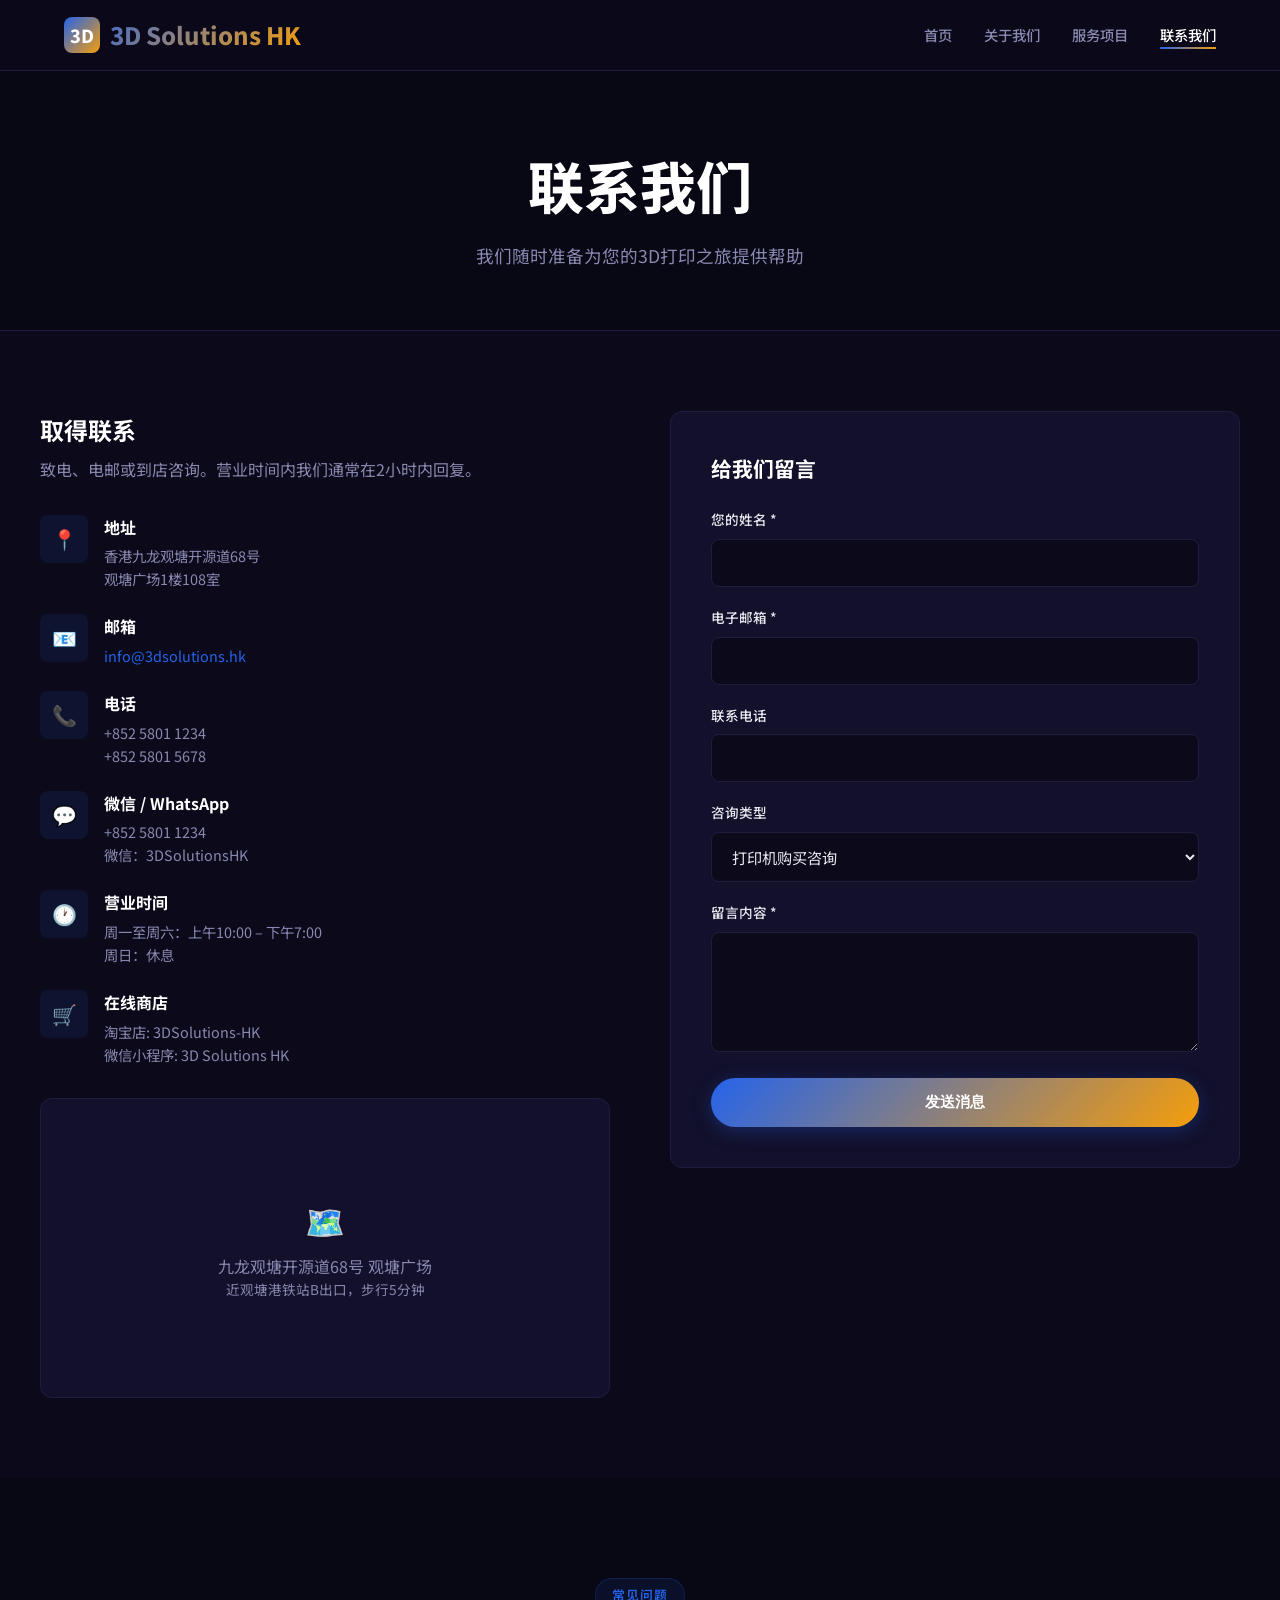
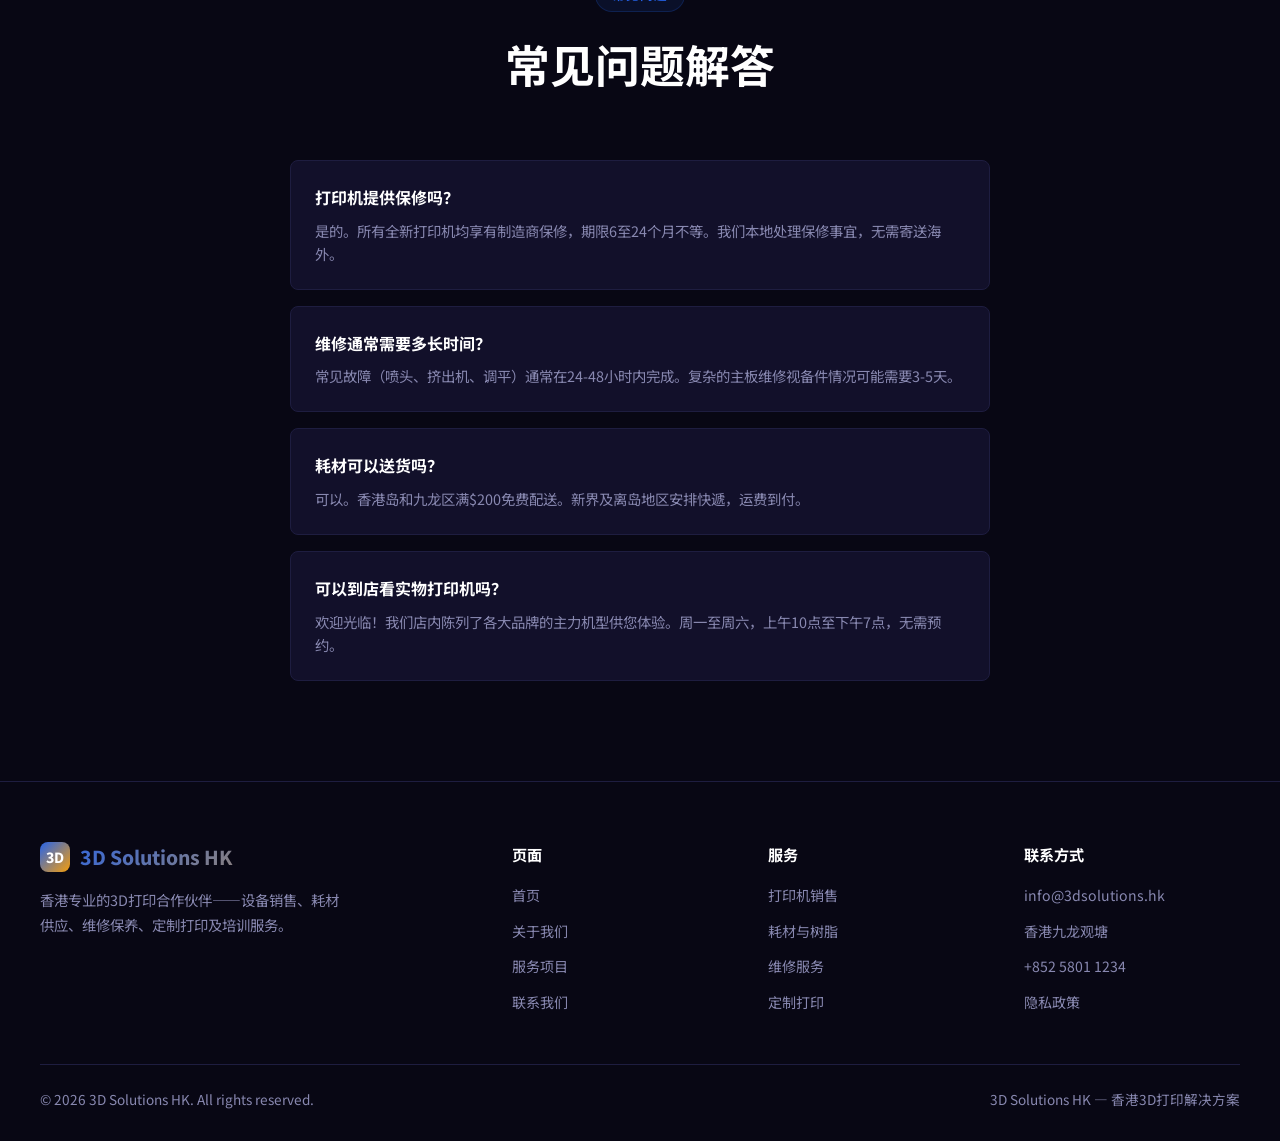
<file: public/contact.html>
<!DOCTYPE html>
<html lang="zh-CN">
<head>
  <meta charset="UTF-8">
  <meta name="viewport" content="width=device-width, initial-scale=1.0">
  <title>联系我们 — 3D Solutions HK</title>
  <meta name="description" content="联系3D Solutions HK，获取3D打印机销售、维修、耗材和定制打印服务。香港观塘实体店。">
  <link rel="stylesheet" href="css/style.css">
  <link rel="preconnect" href="https://fonts.googleapis.com">
  <link rel="preconnect" href="https://fonts.gstatic.com" crossorigin>
  <link href="https://fonts.googleapis.com/css2?family=Noto+Sans+SC:wght@400;500;600;700;800&display=swap" rel="stylesheet">
  <link rel="icon" type="image/png" href="data:image/svg+xml,<svg xmlns='http://www.w3.org/2000/svg' viewBox='0 0 100 100'><text y='.9em' font-size='90'>🖨️</text></svg>">
</head>
<body>
  <nav id="navbar">
    <div class="nav-inner">
      <a href="index.html" class="logo">
        <span class="logo-icon">3D</span>
        3D Solutions HK
      </a>
      <button class="menu-toggle" id="menuToggle" aria-label="菜单">
        <span></span><span></span><span></span>
      </button>
      <ul class="nav-links" id="navLinks">
        <li><a href="index.html">首页</a></li>
        <li><a href="about.html">关于我们</a></li>
        <li><a href="services.html">服务项目</a></li>
        <li><a href="contact.html" class="active">联系我们</a></li>
      </ul>
    </div>
  </nav>

  <div class="page-header">
    <h1>联系我们</h1>
    <p>我们随时准备为您的3D打印之旅提供帮助</p>
  </div>

  <section class="content-section">
    <div class="section-inner">
      <div class="contact-grid">
        <div>
          <h3 style="font-size: 1.5rem; color: var(--text-light); margin-bottom: 8px;">取得联系</h3>
          <p style="color: var(--text-muted); margin-bottom: 32px;">致电、电邮或到店咨询。营业时间内我们通常在2小时内回复。</p>

          <div class="contact-detail">
            <div class="contact-detail-icon">📍</div>
            <div>
              <h4>地址</h4>
              <p>香港九龙观塘开源道68号<br>观塘广场1楼108室</p>
            </div>
          </div>

          <div class="contact-detail">
            <div class="contact-detail-icon">📧</div>
            <div>
              <h4>邮箱</h4>
              <p><a href="mailto:info@3dsolutions.hk" style="color: var(--primary); text-decoration: none;">info@3dsolutions.hk</a></p>
            </div>
          </div>

          <div class="contact-detail">
            <div class="contact-detail-icon">📞</div>
            <div>
              <h4>电话</h4>
              <p>+852 5801 1234<br>+852 5801 5678</p>
            </div>
          </div>

          <div class="contact-detail">
            <div class="contact-detail-icon">💬</div>
            <div>
              <h4>微信 / WhatsApp</h4>
              <p>+852 5801 1234<br>微信：3DSolutionsHK</p>
            </div>
          </div>

          <div class="contact-detail">
            <div class="contact-detail-icon">🕐</div>
            <div>
              <h4>营业时间</h4>
              <p>周一至周六：上午10:00 – 下午7:00<br>周日：休息</p>
            </div>
          </div>

          <div class="contact-detail">
            <div class="contact-detail-icon">🛒</div>
            <div>
              <h4>在线商店</h4>
              <p>淘宝店: 3DSolutions-HK<br>微信小程序: 3D Solutions HK</p>
            </div>
          </div>

          <div class="map-placeholder">
            <div style="text-align: center;">
              <div style="font-size: 2rem; margin-bottom: 8px;">🗺️</div>
              <p>九龙观塘开源道68号 观塘广场</p>
              <p style="font-size: 0.85rem;">近观塘港铁站B出口，步行5分钟</p>
            </div>
          </div>
        </div>

        <div>
          <div style="background: var(--bg-card); border: 1px solid var(--border); border-radius: var(--radius); padding: 40px;">
            <h3 style="font-size: 1.3rem; color: var(--text-light); margin-bottom: 24px;">给我们留言</h3>
            <form action="mailto:info@3dsolutions.hk" method="POST" enctype="text/plain">
              <div class="form-group">
                <label for="name">您的姓名 *</label>
                <input type="text" id="name" name="name" required>
              </div>
              <div class="form-group">
                <label for="email">电子邮箱 *</label>
                <input type="email" id="email" name="email" required>
              </div>
              <div class="form-group">
                <label for="phone">联系电话</label>
                <input type="tel" id="phone" name="phone">
              </div>
              <div class="form-group">
                <label for="subject">咨询类型</label>
                <select id="subject" name="subject">
                  <option>打印机购买咨询</option>
                  <option>维修服务预约</option>
                  <option>耗材/树脂订购</option>
                  <option>定制打印报价</option>
                  <option>培训报名</option>
                  <option>合作伙伴咨询</option>
                  <option>其他</option>
                </select>
              </div>
              <div class="form-group">
                <label for="message">留言内容 *</label>
                <textarea id="message" name="message" required></textarea>
              </div>
              <button type="submit" class="btn btn-primary" style="width: 100%; justify-content: center;">发送消息</button>
            </form>
          </div>
        </div>
      </div>
    </div>
  </section>

  <section style="background: var(--bg-darker);">
    <div class="section-inner">
      <div class="section-header">
        <span class="section-tag">常见问题</span>
        <h2>常见问题解答</h2>
      </div>
      <div style="max-width: 700px; margin: 0 auto;">
        <div style="background: var(--bg-card); border: 1px solid var(--border); border-radius: var(--radius-sm); padding: 24px; margin-bottom: 16px;">
          <h4 style="color: var(--text-light); margin-bottom: 8px;">打印机提供保修吗？</h4>
          <p style="color: var(--text-muted); font-size: 0.9rem;">是的。所有全新打印机均享有制造商保修，期限6至24个月不等。我们本地处理保修事宜，无需寄送海外。</p>
        </div>
        <div style="background: var(--bg-card); border: 1px solid var(--border); border-radius: var(--radius-sm); padding: 24px; margin-bottom: 16px;">
          <h4 style="color: var(--text-light); margin-bottom: 8px;">维修通常需要多长时间？</h4>
          <p style="color: var(--text-muted); font-size: 0.9rem;">常见故障（喷头、挤出机、调平）通常在24-48小时内完成。复杂的主板维修视备件情况可能需要3-5天。</p>
        </div>
        <div style="background: var(--bg-card); border: 1px solid var(--border); border-radius: var(--radius-sm); padding: 24px; margin-bottom: 16px;">
          <h4 style="color: var(--text-light); margin-bottom: 8px;">耗材可以送货吗？</h4>
          <p style="color: var(--text-muted); font-size: 0.9rem;">可以。香港岛和九龙区满$200免费配送。新界及离岛地区安排快遞，运费到付。</p>
        </div>
        <div style="background: var(--bg-card); border: 1px solid var(--border); border-radius: var(--radius-sm); padding: 24px;">
          <h4 style="color: var(--text-light); margin-bottom: 8px;">可以到店看实物打印机吗？</h4>
          <p style="color: var(--text-muted); font-size: 0.9rem;">欢迎光临！我们店内陈列了各大品牌的主力机型供您体验。周一至周六，上午10点至下午7点，无需预约。</p>
        </div>
      </div>
    </div>
  </section>

  <footer>
    <div class="footer-inner">
      <div class="footer-grid">
        <div class="footer-brand">
          <a href="index.html" class="logo" style="font-size: 1.2rem;">
            <span class="logo-icon" style="width: 30px; height: 30px; font-size: 14px;">3D</span>
            3D Solutions HK
          </a>
          <p>香港专业的3D打印合作伙伴——设备销售、耗材供应、维修保养、定制打印及培训服务。</p>
        </div>
        <div class="footer-col">
          <h4>页面</h4>
          <ul>
            <li><a href="index.html">首页</a></li>
            <li><a href="about.html">关于我们</a></li>
            <li><a href="services.html">服务项目</a></li>
            <li><a href="contact.html">联系我们</a></li>
          </ul>
        </div>
        <div class="footer-col">
          <h4>服务</h4>
          <ul>
            <li><a href="services.html">打印机销售</a></li>
            <li><a href="services.html">耗材与树脂</a></li>
            <li><a href="services.html">维修服务</a></li>
            <li><a href="services.html">定制打印</a></li>
          </ul>
        </div>
        <div class="footer-col">
          <h4>联系方式</h4>
          <ul>
            <li><a href="mailto:info@3dsolutions.hk">info@3dsolutions.hk</a></li>
            <li><a href="contact.html">香港九龙观塘</a></li>
            <li><a href="contact.html">+852 5801 1234</a></li>
            <li><a href="privacy.html">隐私政策</a></li>
          </ul>
        </div>
      </div>
      <div class="footer-bottom">
        <p>&copy; 2026 3D Solutions HK. All rights reserved.</p>
        <p>3D Solutions HK — 香港3D打印解决方案</p>
      </div>
    </div>
  </footer>

  <script src="js/main.js"></script>
</body>
</html>
</file>
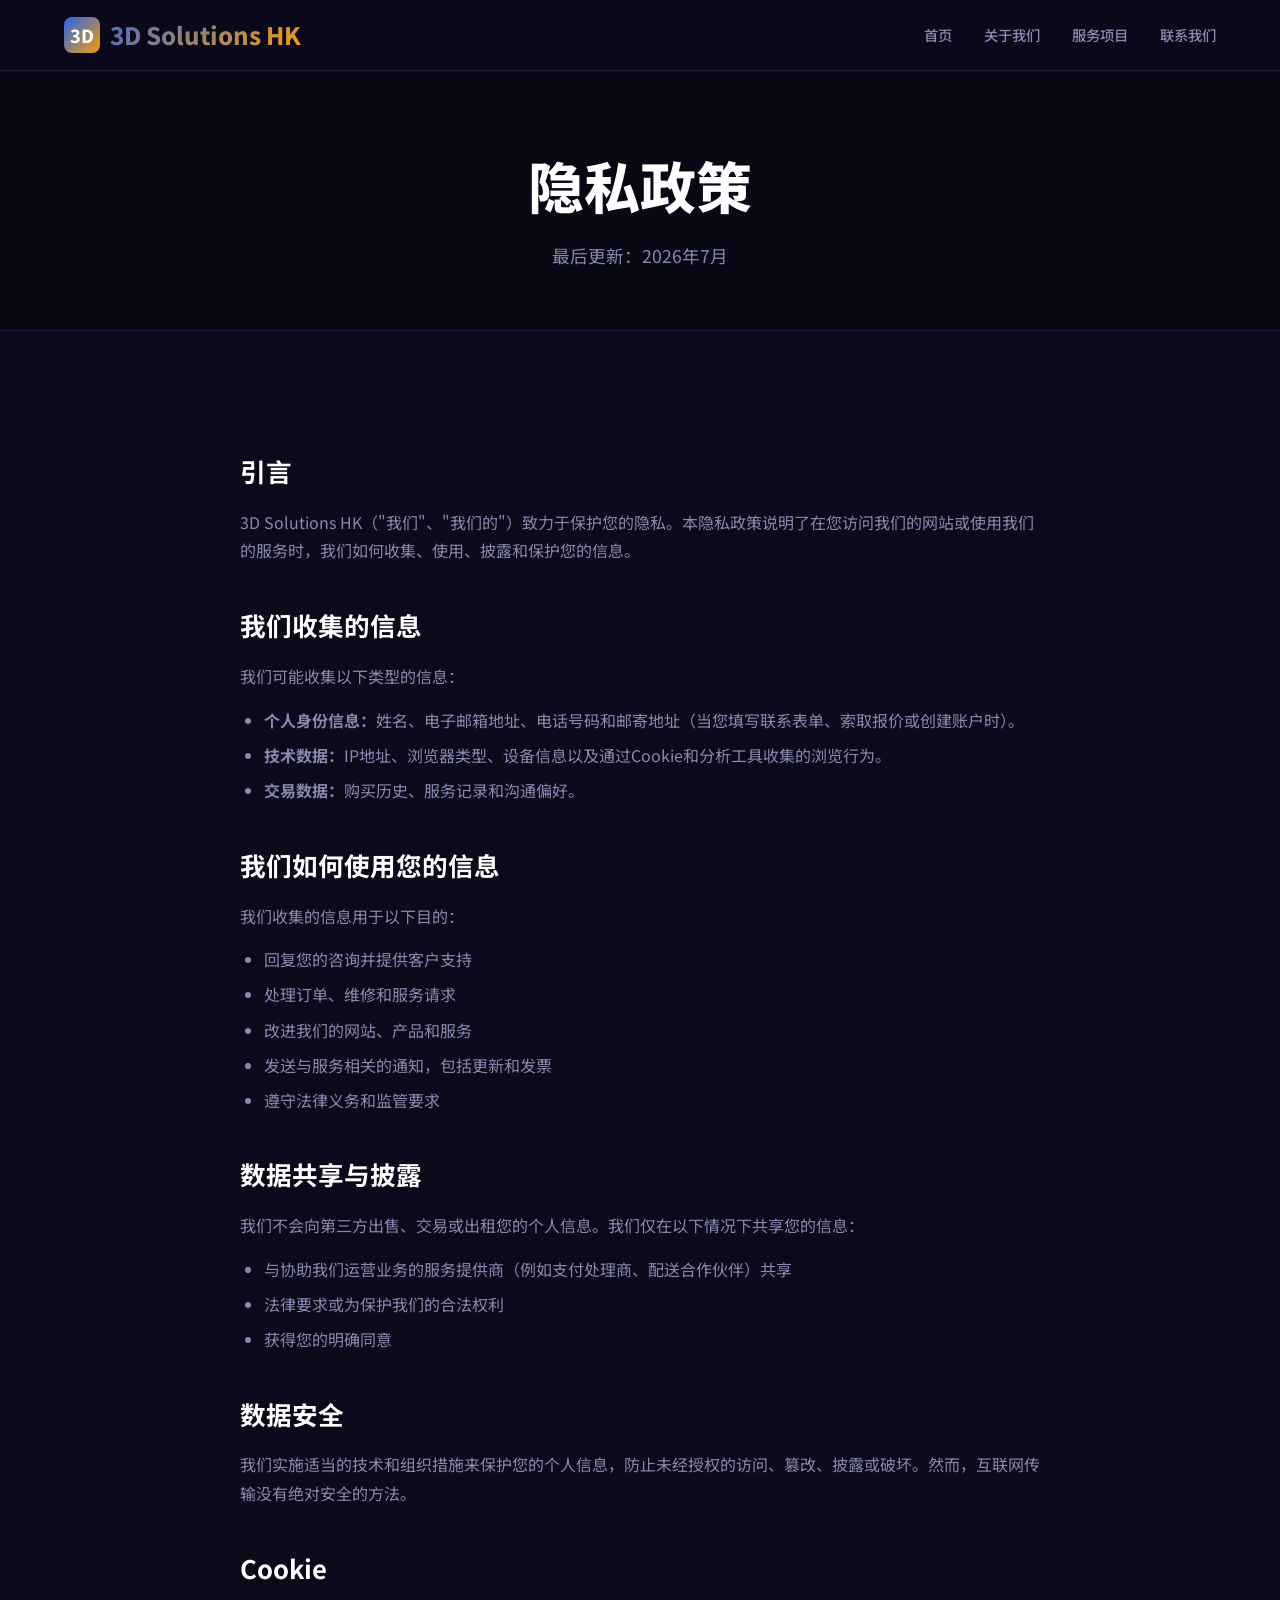
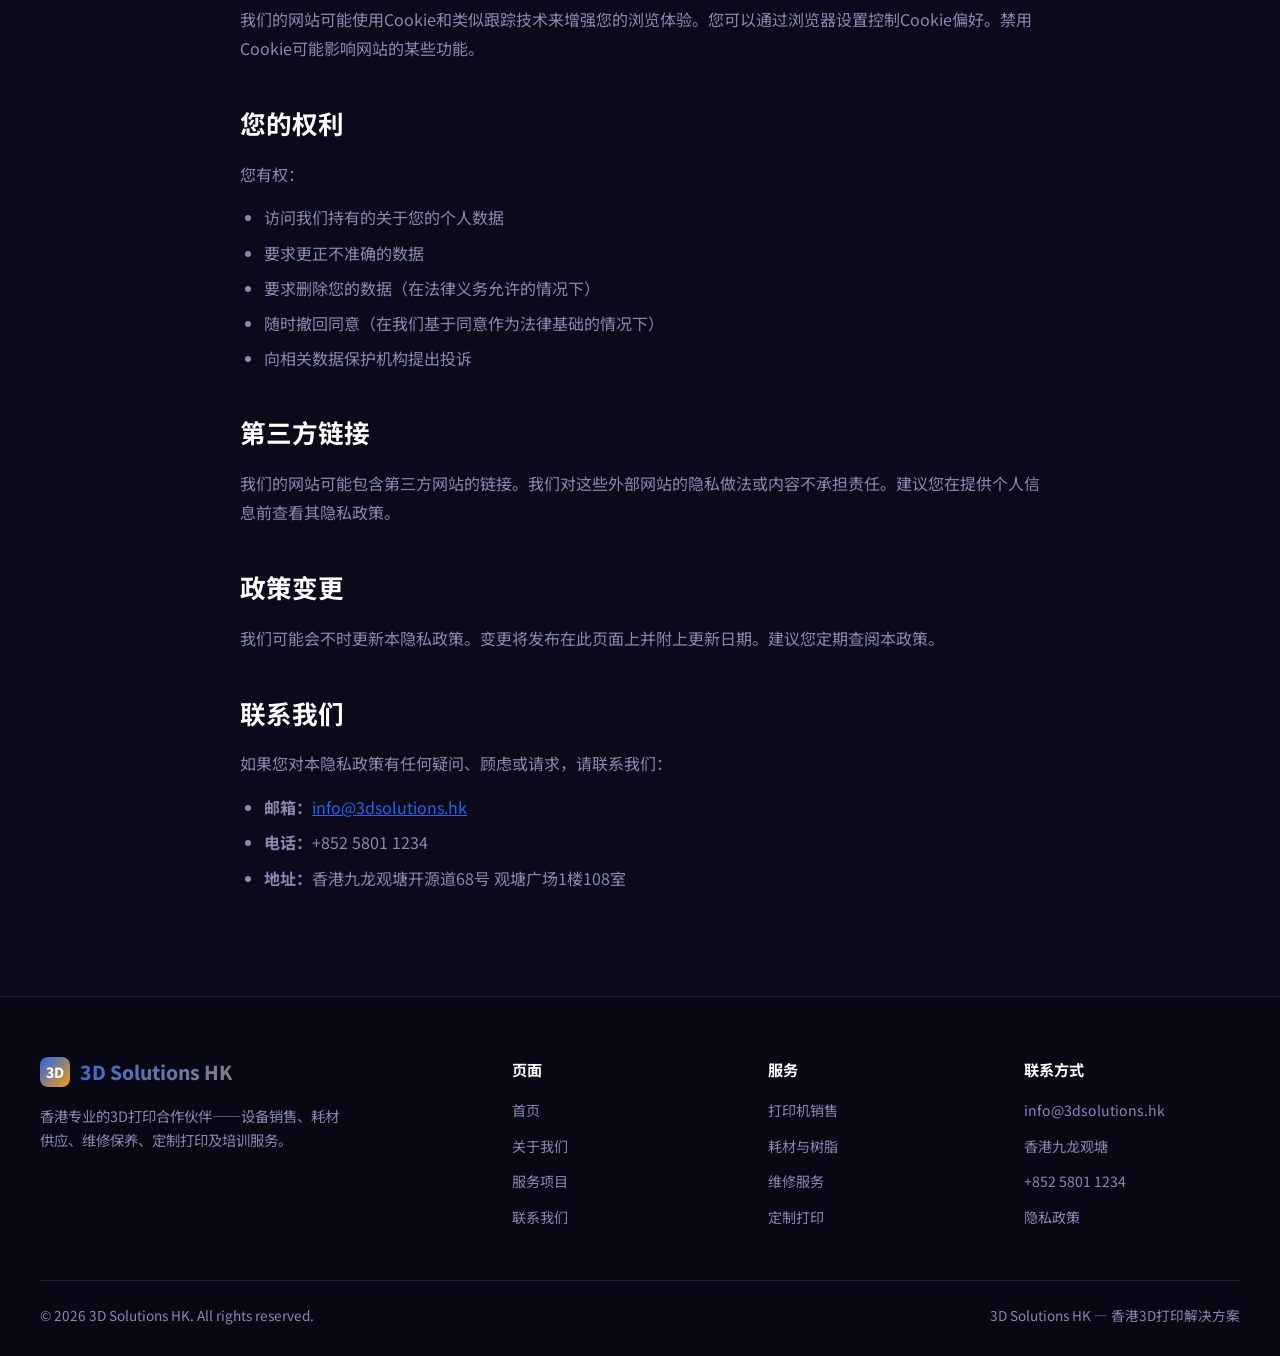
<file: public/privacy.html>
<!DOCTYPE html>
<html lang="zh-CN">
<head>
  <meta charset="UTF-8">
  <meta name="viewport" content="width=device-width, initial-scale=1.0">
  <title>隐私政策 — 3D Solutions HK</title>
  <meta name="description" content="3D Solutions HK 隐私政策。了解我们如何收集、使用和保护您的个人信息。">
  <link rel="stylesheet" href="css/style.css">
  <link rel="preconnect" href="https://fonts.googleapis.com">
  <link rel="preconnect" href="https://fonts.gstatic.com" crossorigin>
  <link href="https://fonts.googleapis.com/css2?family=Noto+Sans+SC:wght@400;500;600;700;800&display=swap" rel="stylesheet">
  <link rel="icon" type="image/png" href="data:image/svg+xml,<svg xmlns='http://www.w3.org/2000/svg' viewBox='0 0 100 100'><text y='.9em' font-size='90'>🖨️</text></svg>">
</head>
<body>
  <nav id="navbar">
    <div class="nav-inner">
      <a href="index.html" class="logo">
        <span class="logo-icon">3D</span>
        3D Solutions HK
      </a>
      <button class="menu-toggle" id="menuToggle" aria-label="菜单">
        <span></span><span></span><span></span>
      </button>
      <ul class="nav-links" id="navLinks">
        <li><a href="index.html">首页</a></li>
        <li><a href="about.html">关于我们</a></li>
        <li><a href="services.html">服务项目</a></li>
        <li><a href="contact.html">联系我们</a></li>
      </ul>
    </div>
  </nav>

  <div class="page-header">
    <h1>隐私政策</h1>
    <p>最后更新：2026年7月</p>
  </div>

  <section class="content-section">
    <div class="content-inner">
      <h2>引言</h2>
      <p>3D Solutions HK（"我们"、"我们的"）致力于保护您的隐私。本隐私政策说明了在您访问我们的网站或使用我们的服务时，我们如何收集、使用、披露和保护您的信息。</p>

      <h2>我们收集的信息</h2>
      <p>我们可能收集以下类型的信息：</p>
      <ul>
        <li><strong>个人身份信息：</strong>姓名、电子邮箱地址、电话号码和邮寄地址（当您填写联系表单、索取报价或创建账户时）。</li>
        <li><strong>技术数据：</strong>IP地址、浏览器类型、设备信息以及通过Cookie和分析工具收集的浏览行为。</li>
        <li><strong>交易数据：</strong>购买历史、服务记录和沟通偏好。</li>
      </ul>

      <h2>我们如何使用您的信息</h2>
      <p>我们收集的信息用于以下目的：</p>
      <ul>
        <li>回复您的咨询并提供客户支持</li>
        <li>处理订单、维修和服务请求</li>
        <li>改进我们的网站、产品和服务</li>
        <li>发送与服务相关的通知，包括更新和发票</li>
        <li>遵守法律义务和监管要求</li>
      </ul>

      <h2>数据共享与披露</h2>
      <p>我们不会向第三方出售、交易或出租您的个人信息。我们仅在以下情况下共享您的信息：</p>
      <ul>
        <li>与协助我们运营业务的服务提供商（例如支付处理商、配送合作伙伴）共享</li>
        <li>法律要求或为保护我们的合法权利</li>
        <li>获得您的明确同意</li>
      </ul>

      <h2>数据安全</h2>
      <p>我们实施适当的技术和组织措施来保护您的个人信息，防止未经授权的访问、篡改、披露或破坏。然而，互联网传输没有绝对安全的方法。</p>

      <h2>Cookie</h2>
      <p>我们的网站可能使用Cookie和类似跟踪技术来增强您的浏览体验。您可以通过浏览器设置控制Cookie偏好。禁用Cookie可能影响网站的某些功能。</p>

      <h2>您的权利</h2>
      <p>您有权：</p>
      <ul>
        <li>访问我们持有的关于您的个人数据</li>
        <li>要求更正不准确的数据</li>
        <li>要求删除您的数据（在法律义务允许的情况下）</li>
        <li>随时撤回同意（在我们基于同意作为法律基础的情况下）</li>
        <li>向相关数据保护机构提出投诉</li>
      </ul>

      <h2>第三方链接</h2>
      <p>我们的网站可能包含第三方网站的链接。我们对这些外部网站的隐私做法或内容不承担责任。建议您在提供个人信息前查看其隐私政策。</p>

      <h2>政策变更</h2>
      <p>我们可能会不时更新本隐私政策。变更将发布在此页面上并附上更新日期。建议您定期查阅本政策。</p>

      <h2>联系我们</h2>
      <p>如果您对本隐私政策有任何疑问、顾虑或请求，请联系我们：</p>
      <ul>
        <li><strong>邮箱：</strong><a href="mailto:info@3dsolutions.hk" style="color: var(--primary);">info@3dsolutions.hk</a></li>
        <li><strong>电话：</strong>+852 5801 1234</li>
        <li><strong>地址：</strong>香港九龙观塘开源道68号 观塘广场1楼108室</li>
      </ul>
    </div>
  </section>

  <footer>
    <div class="footer-inner">
      <div class="footer-grid">
        <div class="footer-brand">
          <a href="index.html" class="logo" style="font-size: 1.2rem;">
            <span class="logo-icon" style="width: 30px; height: 30px; font-size: 14px;">3D</span>
            3D Solutions HK
          </a>
          <p>香港专业的3D打印合作伙伴——设备销售、耗材供应、维修保养、定制打印及培训服务。</p>
        </div>
        <div class="footer-col">
          <h4>页面</h4>
          <ul>
            <li><a href="index.html">首页</a></li>
            <li><a href="about.html">关于我们</a></li>
            <li><a href="services.html">服务项目</a></li>
            <li><a href="contact.html">联系我们</a></li>
          </ul>
        </div>
        <div class="footer-col">
          <h4>服务</h4>
          <ul>
            <li><a href="services.html">打印机销售</a></li>
            <li><a href="services.html">耗材与树脂</a></li>
            <li><a href="services.html">维修服务</a></li>
            <li><a href="services.html">定制打印</a></li>
          </ul>
        </div>
        <div class="footer-col">
          <h4>联系方式</h4>
          <ul>
            <li><a href="mailto:info@3dsolutions.hk">info@3dsolutions.hk</a></li>
            <li><a href="contact.html">香港九龙观塘</a></li>
            <li><a href="contact.html">+852 5801 1234</a></li>
            <li><a href="privacy.html">隐私政策</a></li>
          </ul>
        </div>
      </div>
      <div class="footer-bottom">
        <p>&copy; 2026 3D Solutions HK. All rights reserved.</p>
        <p>3D Solutions HK — 香港3D打印解决方案</p>
      </div>
    </div>
  </footer>

  <script src="js/main.js"></script>
</body>
</html>
</file>
<file: public/css/style.css>
:root {
  --primary: #2563eb;
  --primary-dark: #1d4ed8;
  --secondary: #f59e0b;
  --accent: #ef4444;
  --bg-dark: #0c0a1a;
  --bg-darker: #080714;
  --bg-card: #12102a;
  --bg-card-hover: #1c1940;
  --text: #e8e8f0;
  --text-muted: #8888b0;
  --text-light: #ffffff;
  --border: #1e1d40;
  --gradient-1: linear-gradient(135deg, #2563eb, #f59e0b);
  --gradient-2: linear-gradient(135deg, #0c0a1a, #12102a);
  --shadow: 0 4px 24px rgba(0, 0, 0, 0.4);
  --radius: 12px;
  --radius-sm: 8px;
  --transition: 0.3s cubic-bezier(0.4, 0, 0.2, 1);
}

* {
  margin: 0;
  padding: 0;
  box-sizing: border-box;
}

html {
  scroll-behavior: smooth;
}

body {
  font-family: 'Noto Sans SC', 'Segoe UI', system-ui, -apple-system, sans-serif;
  background: var(--bg-dark);
  color: var(--text);
  line-height: 1.6;
  overflow-x: hidden;
}

::selection {
  background: var(--primary);
  color: #fff;
}

nav {
  position: fixed;
  top: 0;
  width: 100%;
  z-index: 1000;
  background: rgba(12, 10, 26, 0.95);
  backdrop-filter: blur(20px);
  border-bottom: 1px solid var(--border);
  transition: var(--transition);
}

nav.scrolled {
  background: rgba(8, 7, 20, 0.98);
}

.nav-inner {
  max-width: 1200px;
  margin: 0 auto;
  padding: 0 24px;
  display: flex;
  justify-content: space-between;
  align-items: center;
  height: 70px;
}

.logo {
  font-size: 1.5rem;
  font-weight: 800;
  background: var(--gradient-1);
  -webkit-background-clip: text;
  -webkit-text-fill-color: transparent;
  text-decoration: none;
  display: flex;
  align-items: center;
  gap: 10px;
}

.logo-icon {
  width: 36px;
  height: 36px;
  background: var(--gradient-1);
  border-radius: 8px;
  display: flex;
  align-items: center;
  justify-content: center;
  font-size: 18px;
  -webkit-text-fill-color: white;
}

.nav-links {
  display: flex;
  gap: 32px;
  list-style: none;
}

.nav-links a {
  color: var(--text-muted);
  text-decoration: none;
  font-size: 0.9rem;
  font-weight: 500;
  transition: var(--transition);
  position: relative;
}

.nav-links a::after {
  content: '';
  position: absolute;
  bottom: -4px;
  left: 0;
  width: 0;
  height: 2px;
  background: var(--gradient-1);
  transition: var(--transition);
}

.nav-links a:hover, .nav-links a.active {
  color: var(--text-light);
}

.nav-links a:hover::after, .nav-links a.active::after {
  width: 100%;
}

.menu-toggle {
  display: none;
  flex-direction: column;
  gap: 5px;
  cursor: pointer;
  background: none;
  border: none;
  padding: 4px;
}

.menu-toggle span {
  width: 24px;
  height: 2px;
  background: var(--text);
  transition: var(--transition);
  border-radius: 2px;
}

.hero {
  min-height: 100vh;
  display: flex;
  align-items: center;
  position: relative;
  overflow: hidden;
  padding: 100px 24px 60px;
}

.hero-bg {
  position: absolute;
  inset: 0;
  z-index: 0;
}

.hero-bg img {
  width: 100%;
  height: 100%;
  object-fit: cover;
  filter: brightness(0.2) saturate(0.8);
}

.hero-overlay {
  position: absolute;
  inset: 0;
  background: radial-gradient(ellipse at 30% 50%, rgba(37, 99, 235, 0.15), transparent 60%),
              radial-gradient(ellipse at 70% 50%, rgba(245, 158, 11, 0.1), transparent 60%);
}

.hero-content {
  position: relative;
  z-index: 1;
  max-width: 1200px;
  margin: 0 auto;
  width: 100%;
}

.hero-badge {
  display: inline-flex;
  align-items: center;
  gap: 8px;
  padding: 8px 20px;
  background: rgba(37, 99, 235, 0.1);
  border: 1px solid rgba(37, 99, 235, 0.3);
  border-radius: 50px;
  font-size: 0.85rem;
  color: var(--secondary);
  margin-bottom: 24px;
}

.hero-badge span {
  width: 6px;
  height: 6px;
  background: var(--secondary);
  border-radius: 50%;
  animation: pulse 2s infinite;
}

@keyframes pulse {
  0%, 100% { opacity: 1; }
  50% { opacity: 0.3; }
}

.hero h1 {
  font-size: clamp(2.5rem, 6vw, 4.5rem);
  font-weight: 800;
  line-height: 1.2;
  margin-bottom: 20px;
  max-width: 800px;
}

.hero h1 span {
  background: var(--gradient-1);
  -webkit-background-clip: text;
  -webkit-text-fill-color: transparent;
}

.hero p {
  font-size: 1.15rem;
  color: var(--text-muted);
  max-width: 600px;
  margin-bottom: 36px;
  line-height: 1.8;
}

.hero-buttons {
  display: flex;
  gap: 16px;
  flex-wrap: wrap;
}

.btn {
  display: inline-flex;
  align-items: center;
  gap: 8px;
  padding: 14px 32px;
  border-radius: 50px;
  font-size: 0.95rem;
  font-weight: 600;
  text-decoration: none;
  transition: var(--transition);
  cursor: pointer;
  border: none;
}

.btn-primary {
  background: var(--gradient-1);
  color: #fff;
  box-shadow: 0 4px 20px rgba(37, 99, 235, 0.3);
}

.btn-primary:hover {
  transform: translateY(-2px);
  box-shadow: 0 8px 30px rgba(37, 99, 235, 0.4);
}

.btn-outline {
  background: transparent;
  color: var(--text);
  border: 1px solid var(--border);
}

.btn-outline:hover {
  border-color: var(--primary);
  color: var(--primary);
  transform: translateY(-2px);
}

section {
  padding: 100px 24px;
}

.section-inner {
  max-width: 1200px;
  margin: 0 auto;
}

.section-header {
  text-align: center;
  max-width: 700px;
  margin: 0 auto 60px;
}

.section-tag {
  display: inline-block;
  padding: 6px 16px;
  background: rgba(37, 99, 235, 0.1);
  border: 1px solid rgba(37, 99, 235, 0.2);
  border-radius: 50px;
  font-size: 0.8rem;
  color: var(--primary);
  font-weight: 600;
  text-transform: uppercase;
  letter-spacing: 1px;
  margin-bottom: 16px;
}

.section-header h2 {
  font-size: clamp(1.8rem, 4vw, 2.8rem);
  font-weight: 700;
  color: var(--text-light);
  margin-bottom: 16px;
}

.section-header p {
  color: var(--text-muted);
  font-size: 1.05rem;
  line-height: 1.8;
}

.services-grid {
  display: grid;
  grid-template-columns: repeat(auto-fit, minmax(280px, 1fr));
  gap: 24px;
}

.service-card {
  background: var(--bg-card);
  border: 1px solid var(--border);
  border-radius: var(--radius);
  padding: 40px 28px;
  transition: var(--transition);
  position: relative;
  overflow: hidden;
}

.service-card::before {
  content: '';
  position: absolute;
  top: 0;
  left: 0;
  right: 0;
  height: 3px;
  background: var(--gradient-1);
  opacity: 0;
  transition: var(--transition);
}

.service-card:hover {
  background: var(--bg-card-hover);
  border-color: rgba(37, 99, 235, 0.3);
  transform: translateY(-4px);
  box-shadow: var(--shadow);
}

.service-card:hover::before {
  opacity: 1;
}

.service-icon {
  width: 60px;
  height: 60px;
  background: rgba(37, 99, 235, 0.1);
  border-radius: var(--radius-sm);
  display: flex;
  align-items: center;
  justify-content: center;
  font-size: 28px;
  margin-bottom: 20px;
}

.service-card h3 {
  font-size: 1.2rem;
  color: var(--text-light);
  margin-bottom: 12px;
}

.service-card p {
  color: var(--text-muted);
  font-size: 0.92rem;
  line-height: 1.7;
}

.about-grid {
  display: grid;
  grid-template-columns: 1fr 1fr;
  gap: 60px;
  align-items: center;
}

.about-image {
  border-radius: var(--radius);
  overflow: hidden;
  position: relative;
}

.about-image img {
  width: 100%;
  height: 400px;
  object-fit: cover;
  border-radius: var(--radius);
  filter: brightness(0.8);
  transition: var(--transition);
}

.about-image:hover img {
  filter: brightness(1);
  transform: scale(1.02);
}

.stats-grid {
  display: grid;
  grid-template-columns: repeat(3, 1fr);
  gap: 20px;
  margin-top: 32px;
}

.stat-item {
  text-align: center;
  padding: 20px;
  background: var(--bg-card);
  border-radius: var(--radius-sm);
  border: 1px solid var(--border);
}

.stat-number {
  font-size: 2rem;
  font-weight: 800;
  background: var(--gradient-1);
  -webkit-background-clip: text;
  -webkit-text-fill-color: transparent;
}

.stat-label {
  color: var(--text-muted);
  font-size: 0.85rem;
  margin-top: 4px;
}

.contact-grid {
  display: grid;
  grid-template-columns: 1fr 1fr;
  gap: 60px;
}

.contact-detail {
  display: flex;
  gap: 16px;
  margin-bottom: 24px;
  align-items: flex-start;
}

.contact-detail-icon {
  width: 48px;
  height: 48px;
  min-width: 48px;
  background: rgba(37, 99, 235, 0.1);
  border-radius: var(--radius-sm);
  display: flex;
  align-items: center;
  justify-content: center;
  font-size: 20px;
}

.contact-detail h4 {
  font-size: 1rem;
  color: var(--text-light);
  margin-bottom: 4px;
}

.contact-detail p {
  color: var(--text-muted);
  font-size: 0.9rem;
}

.contact-form {
  background: var(--bg-card);
  border: 1px solid var(--border);
  border-radius: var(--radius);
  padding: 40px;
}

.form-group {
  margin-bottom: 20px;
}

.form-group label {
  display: block;
  font-size: 0.85rem;
  color: var(--text);
  font-weight: 500;
  margin-bottom: 8px;
}

.form-group input,
.form-group textarea,
.form-group select {
  width: 100%;
  padding: 12px 16px;
  background: var(--bg-dark);
  border: 1px solid var(--border);
  border-radius: var(--radius-sm);
  color: var(--text);
  font-size: 0.95rem;
  font-family: inherit;
  transition: var(--transition);
  outline: none;
}

.form-group input:focus,
.form-group textarea:focus,
.form-group select:focus {
  border-color: var(--primary);
  box-shadow: 0 0 0 3px rgba(37, 99, 235, 0.15);
}

.form-group textarea {
  min-height: 120px;
  resize: vertical;
}

footer {
  background: var(--bg-darker);
  border-top: 1px solid var(--border);
  padding: 60px 24px 30px;
}

.footer-inner {
  max-width: 1200px;
  margin: 0 auto;
}

.footer-grid {
  display: grid;
  grid-template-columns: 2fr 1fr 1fr 1fr;
  gap: 40px;
  margin-bottom: 40px;
}

.footer-brand p {
  color: var(--text-muted);
  font-size: 0.9rem;
  margin-top: 16px;
  max-width: 300px;
  line-height: 1.7;
}

.footer-col h4 {
  color: var(--text-light);
  font-size: 0.95rem;
  margin-bottom: 16px;
}

.footer-col ul {
  list-style: none;
}

.footer-col ul li {
  margin-bottom: 10px;
}

.footer-col ul li a {
  color: var(--text-muted);
  text-decoration: none;
  font-size: 0.88rem;
  transition: var(--transition);
}

.footer-col ul li a:hover {
  color: var(--primary);
}

.footer-bottom {
  border-top: 1px solid var(--border);
  padding-top: 24px;
  display: flex;
  justify-content: space-between;
  align-items: center;
  flex-wrap: wrap;
  gap: 12px;
}

.footer-bottom p {
  color: var(--text-muted);
  font-size: 0.85rem;
}

.page-header {
  padding: 140px 24px 60px;
  text-align: center;
  background: var(--bg-darker);
  border-bottom: 1px solid var(--border);
}

.page-header h1 {
  font-size: clamp(2rem, 5vw, 3.5rem);
  font-weight: 800;
  color: var(--text-light);
  margin-bottom: 12px;
}

.page-header p {
  color: var(--text-muted);
  font-size: 1.1rem;
  max-width: 600px;
  margin: 0 auto;
}

.content-section {
  padding: 80px 24px;
}

.content-inner {
  max-width: 800px;
  margin: 0 auto;
}

.content-inner h2 {
  font-size: 1.6rem;
  color: var(--text-light);
  margin: 40px 0 16px;
}

.content-inner h3 {
  font-size: 1.2rem;
  color: var(--text-light);
  margin: 32px 0 12px;
}

.content-inner p {
  color: var(--text-muted);
  margin-bottom: 16px;
  line-height: 1.8;
}

.content-inner ul {
  margin: 16px 0 24px 24px;
  color: var(--text-muted);
}

.content-inner ul li {
  margin-bottom: 8px;
  line-height: 1.7;
}

.service-detail-grid {
  display: grid;
  grid-template-columns: repeat(auto-fit, minmax(340px, 1fr));
  gap: 32px;
  margin-top: 40px;
}

.service-detail-card {
  background: var(--bg-card);
  border: 1px solid var(--border);
  border-radius: var(--radius);
  overflow: hidden;
  transition: var(--transition);
}

.service-detail-card:hover {
  transform: translateY(-4px);
  box-shadow: var(--shadow);
  border-color: rgba(37, 99, 235, 0.3);
}

.service-detail-card img {
  width: 100%;
  height: 220px;
  object-fit: cover;
  filter: brightness(0.85);
}

.service-detail-body {
  padding: 28px;
}

.service-detail-body h3 {
  font-size: 1.15rem;
  color: var(--text-light);
  margin-bottom: 12px;
}

.service-detail-body p {
  color: var(--text-muted);
  font-size: 0.92rem;
  line-height: 1.7;
  margin-bottom: 16px;
}

.partners {
  padding: 60px 24px;
  text-align: center;
}

.partners p {
  color: var(--text-muted);
  font-size: 0.85rem;
  text-transform: uppercase;
  letter-spacing: 2px;
  margin-bottom: 32px;
}

.partner-logos {
  display: flex;
  justify-content: center;
  align-items: center;
  gap: 48px;
  flex-wrap: wrap;
  opacity: 0.5;
}

.partner-logos span {
  font-size: 1.5rem;
  font-weight: 700;
  color: var(--text-muted);
}

.testimonials-grid {
  display: grid;
  grid-template-columns: repeat(auto-fit, minmax(300px, 1fr));
  gap: 24px;
}

.testimonial-card {
  background: var(--bg-card);
  border: 1px solid var(--border);
  border-radius: var(--radius);
  padding: 32px;
}

.testimonial-card .quote {
  color: var(--text-muted);
  font-style: italic;
  line-height: 1.8;
  margin-bottom: 20px;
}

.testimonial-author {
  display: flex;
  align-items: center;
  gap: 12px;
}

.testimonial-author img {
  width: 44px;
  height: 44px;
  border-radius: 50%;
  object-fit: cover;
}

.testimonial-author h4 {
  font-size: 0.95rem;
  color: var(--text-light);
}

.testimonial-author p {
  font-size: 0.8rem;
  color: var(--text-muted);
}

.map-placeholder {
  width: 100%;
  height: 300px;
  background: var(--bg-card);
  border-radius: var(--radius);
  display: flex;
  align-items: center;
  justify-content: center;
  color: var(--text-muted);
  border: 1px solid var(--border);
  margin-top: 32px;
}

@media (max-width: 900px) {
  .about-grid {
    grid-template-columns: 1fr;
    gap: 40px;
  }

  .contact-grid {
    grid-template-columns: 1fr;
  }

  .footer-grid {
    grid-template-columns: 1fr 1fr;
  }
}

@media (max-width: 768px) {
  .nav-links {
    display: none;
    position: absolute;
    top: 70px;
    left: 0;
    right: 0;
    background: rgba(12, 10, 26, 0.98);
    backdrop-filter: blur(20px);
    flex-direction: column;
    padding: 24px;
    gap: 20px;
    border-bottom: 1px solid var(--border);
  }

  .nav-links.open {
    display: flex;
  }

  .menu-toggle {
    display: flex;
  }

  .hero h1 {
    font-size: 2rem;
  }

  .stats-grid {
    grid-template-columns: 1fr;
  }

  .footer-grid {
    grid-template-columns: 1fr;
  }

  .footer-bottom {
    flex-direction: column;
    text-align: center;
  }
}
</file>
